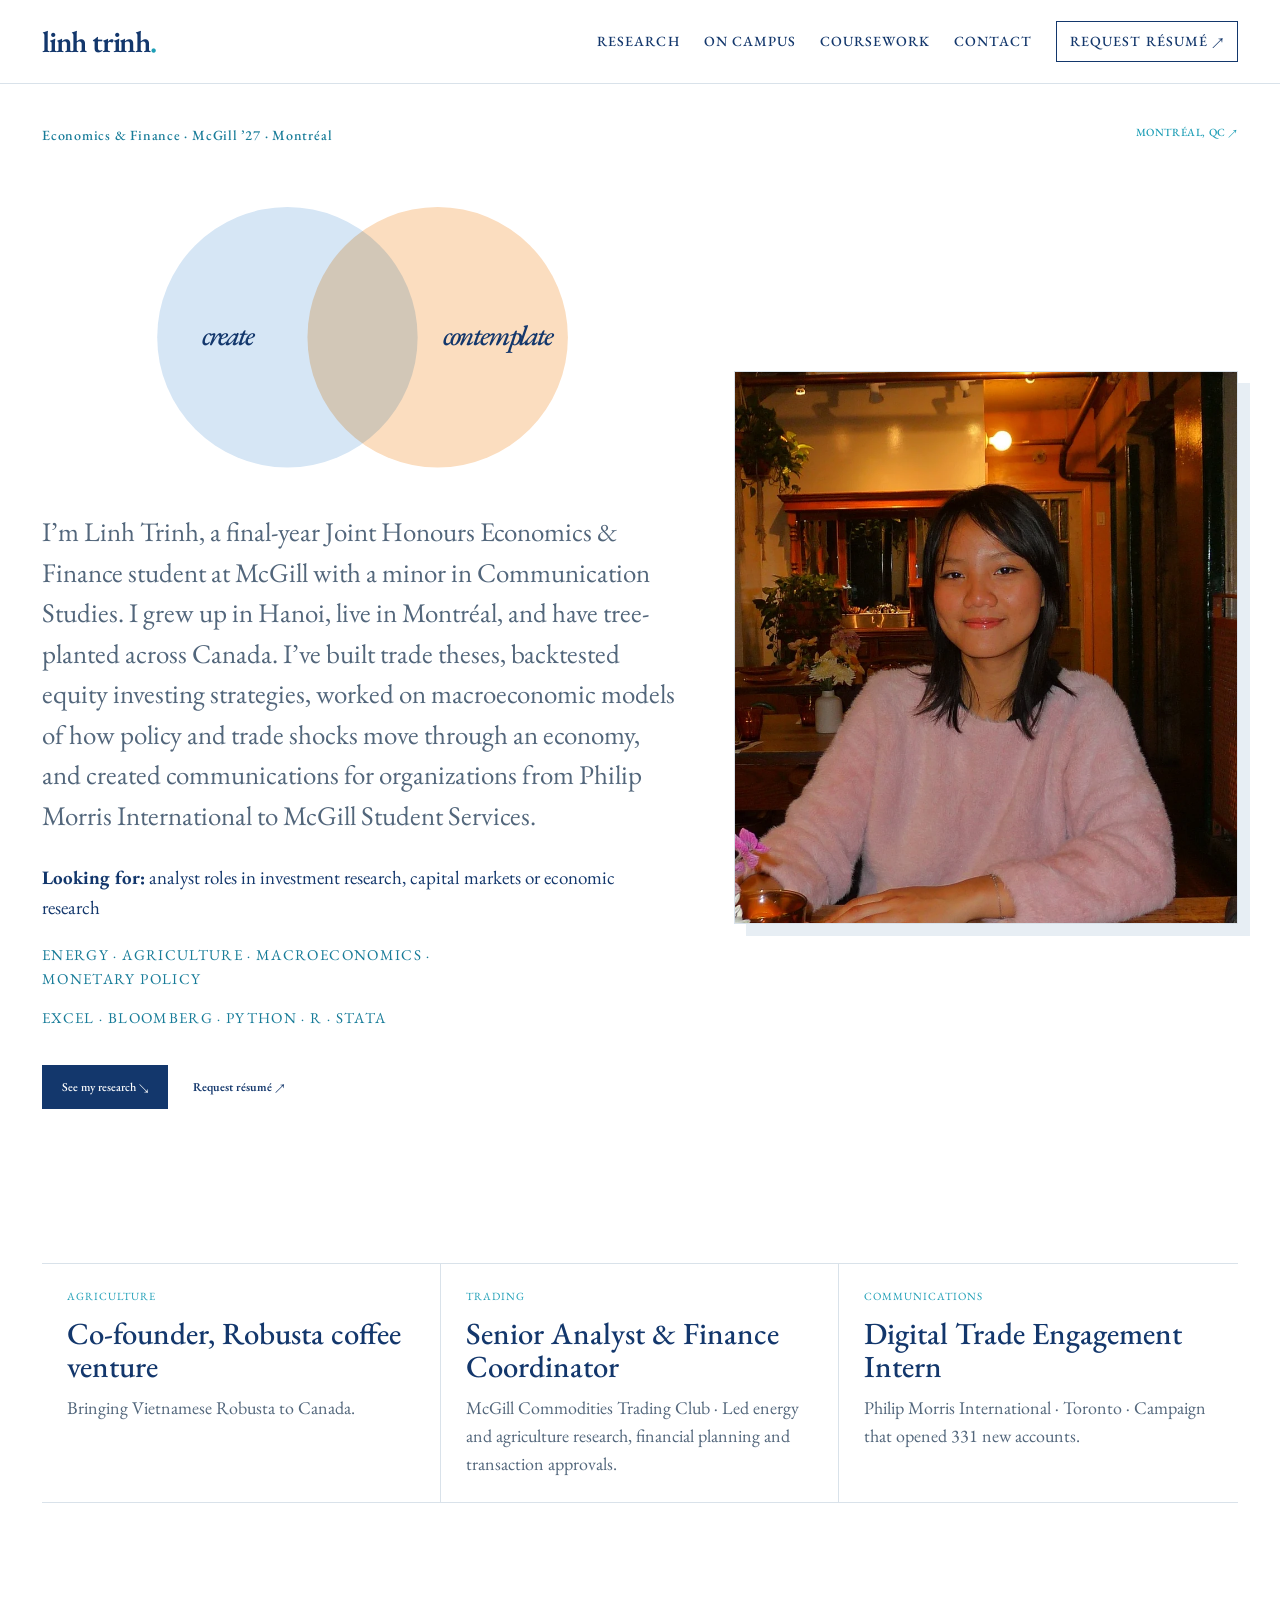
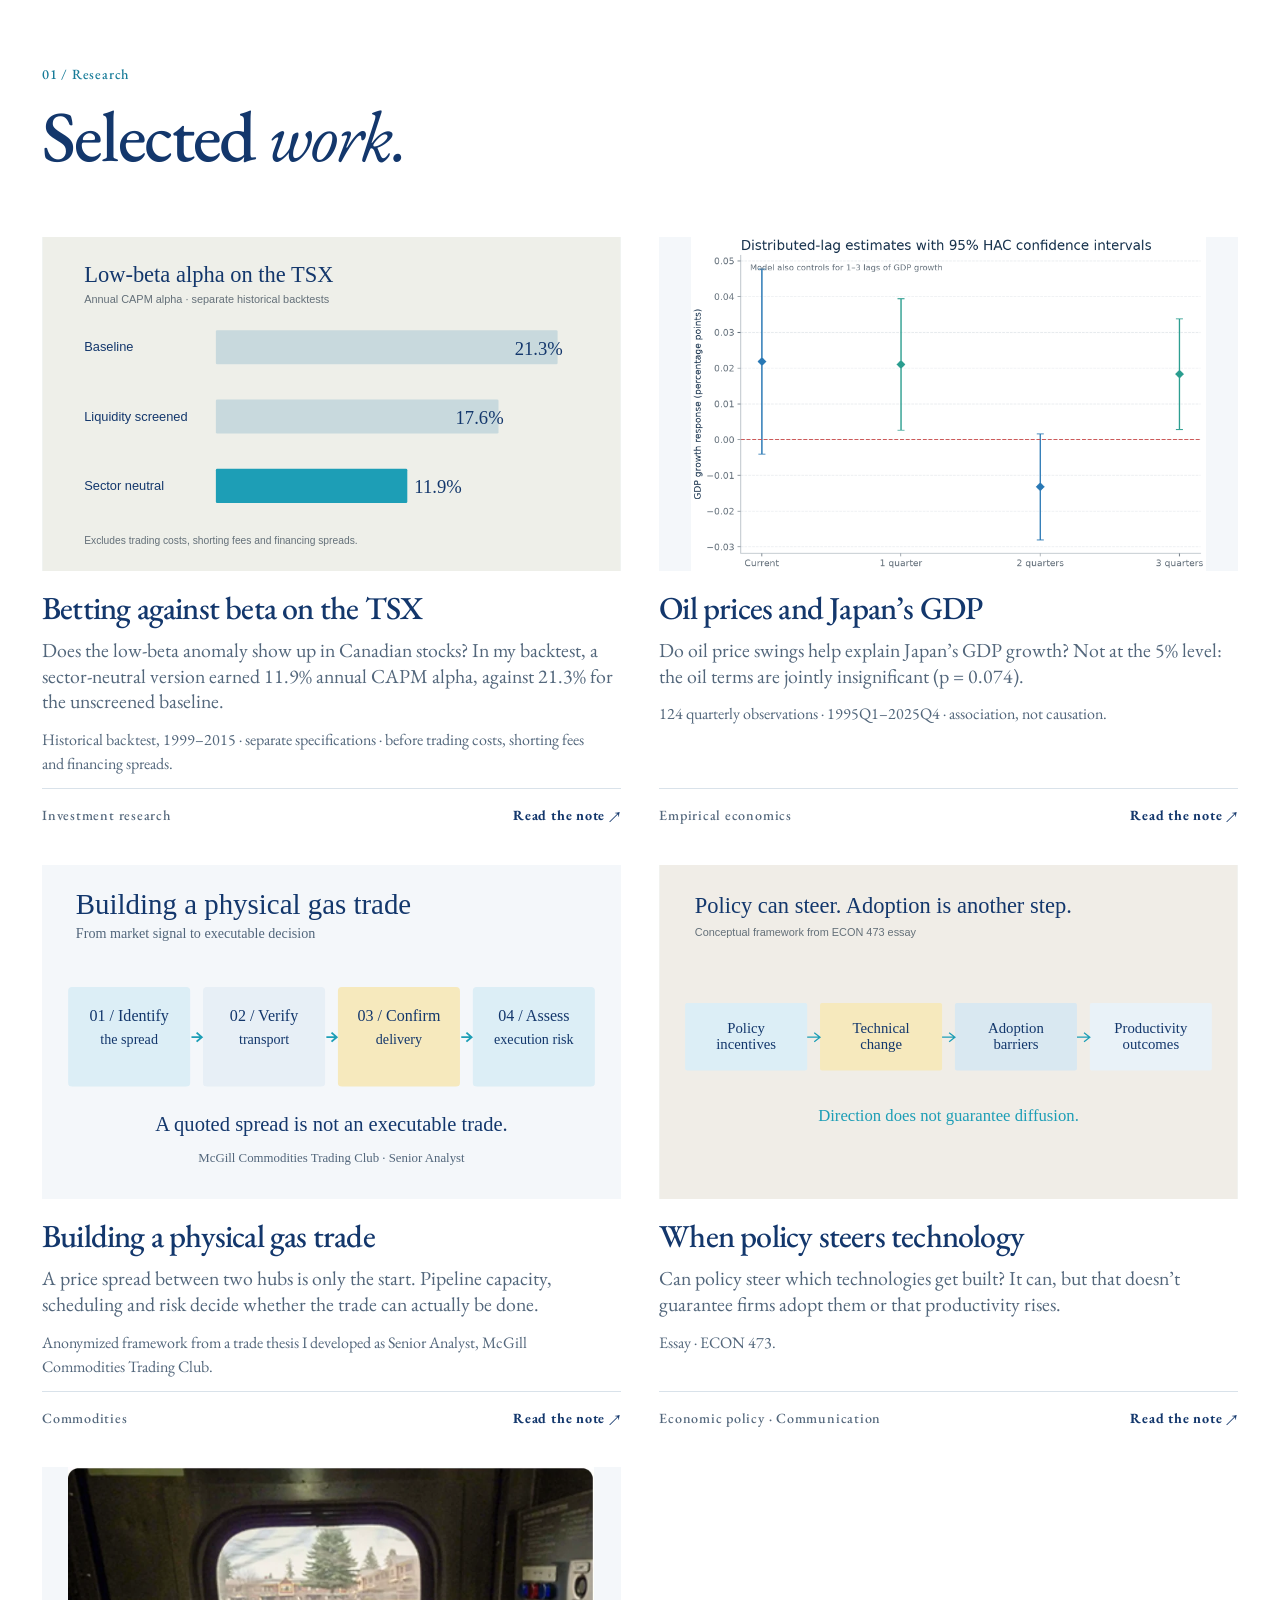
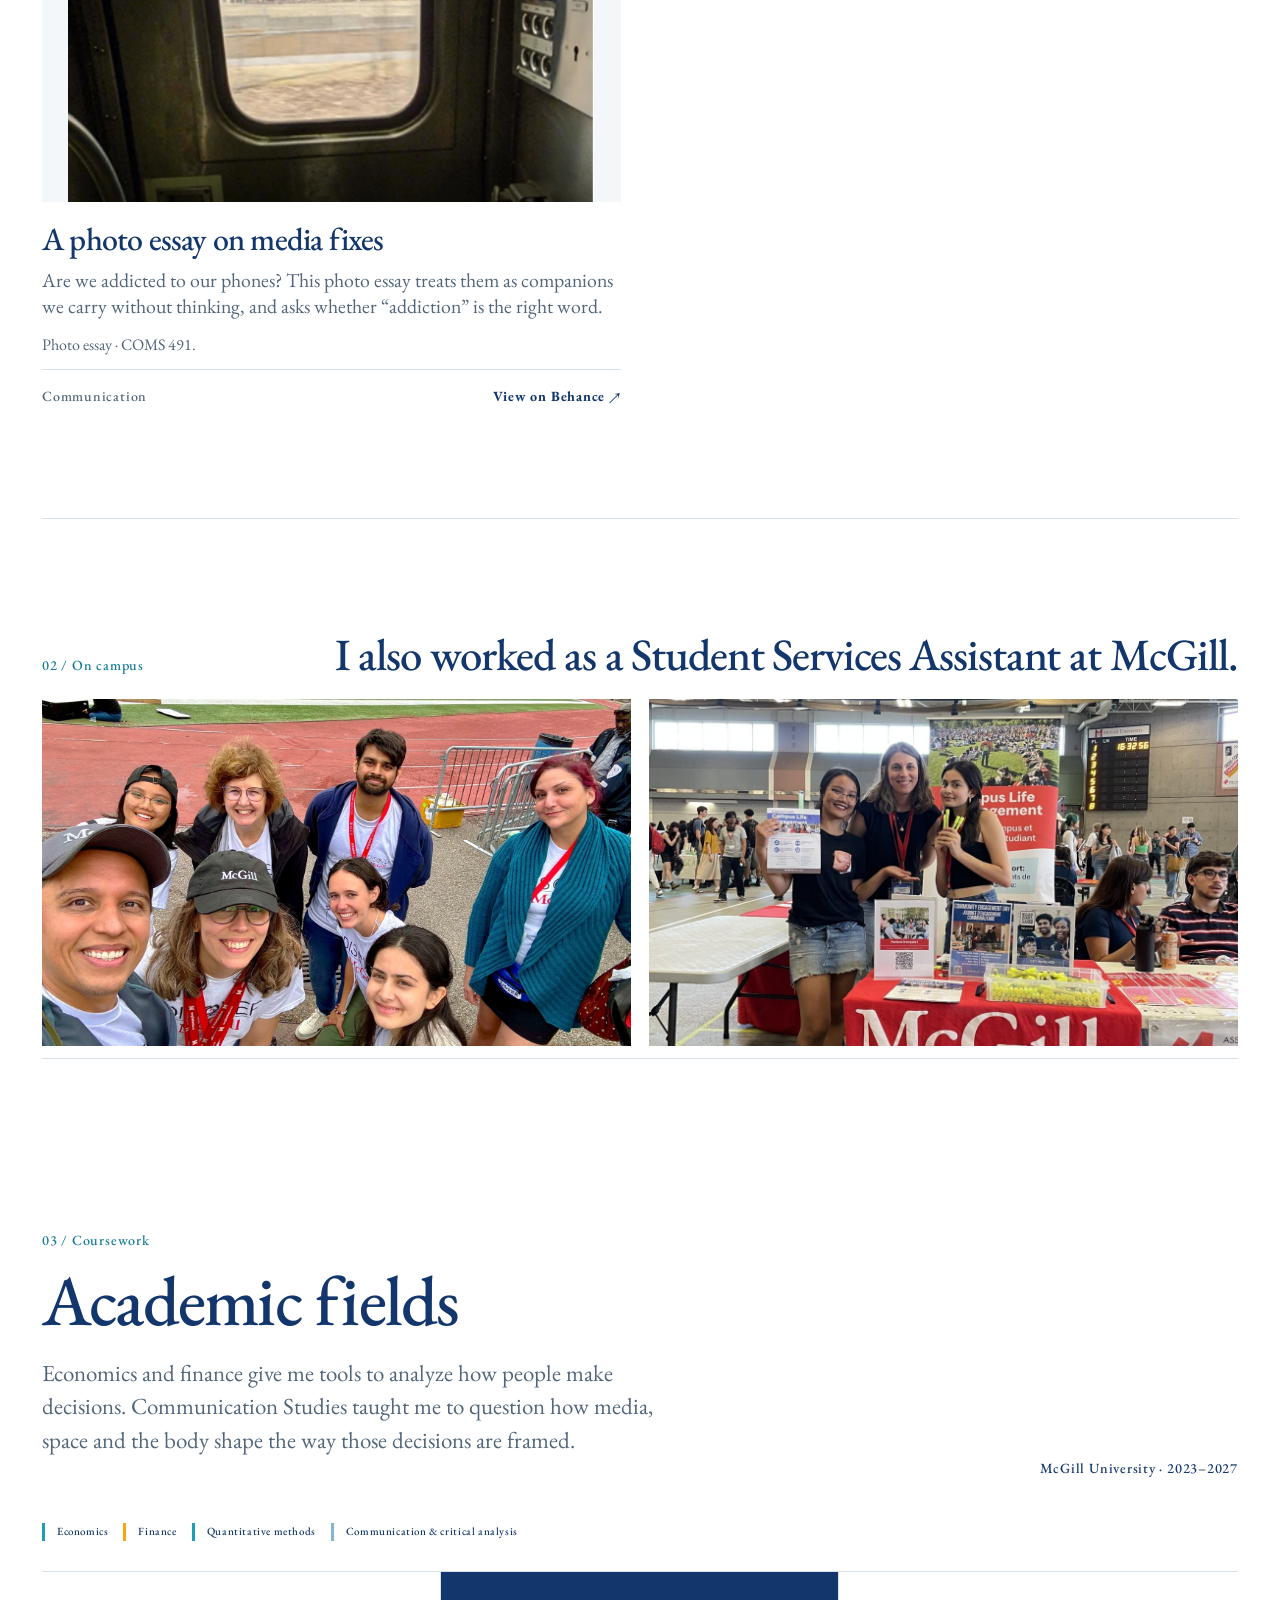
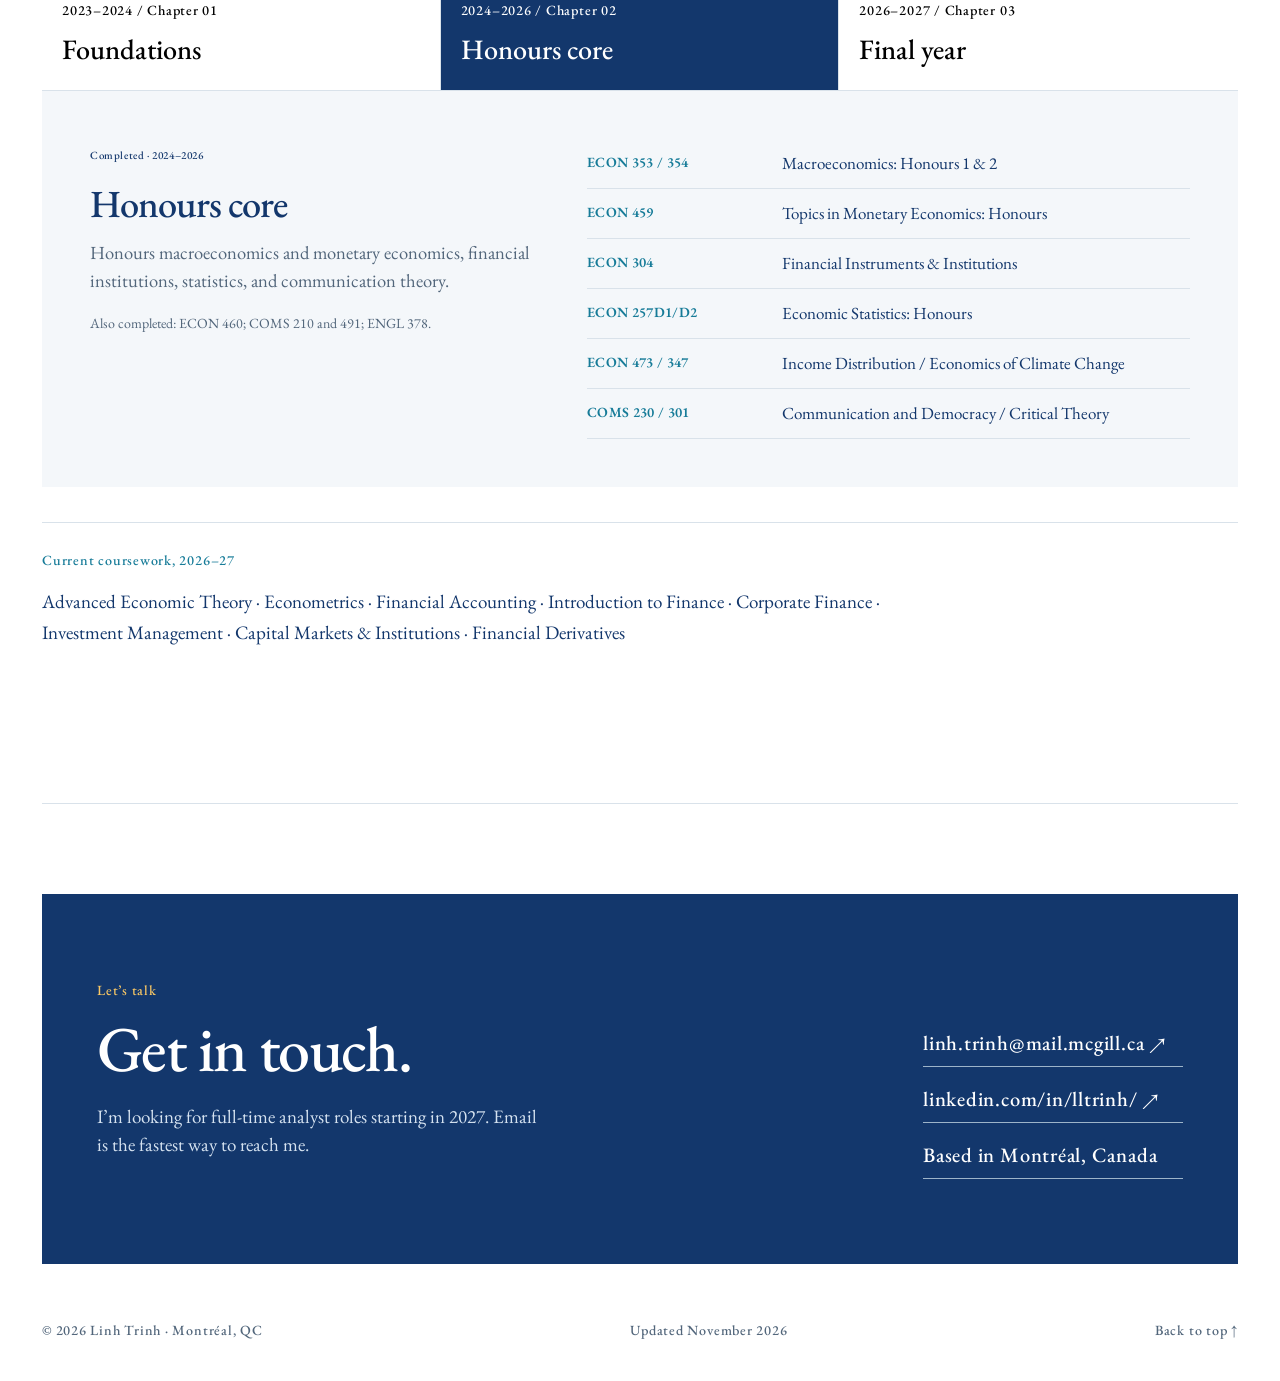
<file: index.html>
<!DOCTYPE html>

<html lang="en"><head><link href="https://fonts.googleapis.com" rel="preconnect"/><link crossorigin="" href="https://fonts.gstatic.com" rel="preconnect"/><link href="https://fonts.googleapis.com/css2?family=EB+Garamond:ital,wght@0,400;0,500;0,600;0,700;1,400;1,500;1,600&amp;display=swap" rel="stylesheet"/><meta charset="utf-8"/><meta content="width=device-width,initial-scale=1" name="viewport"/><title>Linh Trinh · Economics &amp; Finance, McGill</title><meta content="Linh Trinh, Joint Honours Economics &amp; Finance at McGill. Research notes on energy markets, equity factors, macroeconomics and media." name="description"/><meta content="#ffffff" name="theme-color"/><meta content="Linh Trinh · Economics &amp; Finance, McGill" property="og:title"/><meta content="Linh Trinh, Joint Honours Economics &amp; Finance at McGill. Research notes on energy markets, equity factors, macroeconomics and media." property="og:description"/><meta content="website" property="og:type"/><link href="assets/favicon.svg" rel="icon" type="image/svg+xml"/><link href="style.css" rel="stylesheet"/><script defer="" src="app.js"></script></head><body><a class="skip" href="#main">Skip to content</a><header class="site-header"><nav aria-label="Main navigation" class="wrap nav"><a aria-label="Linh Trinh home" class="wordmark" href="./">linh trinh<span></span></a><button aria-controls="navlinks" aria-expanded="false" class="menu-toggle">Menu +</button><div class="navlinks" id="navlinks"><a href="#research">Research</a><a href="#people">On campus</a><a href="#coursework">Coursework</a><a href="#contact">Contact</a><a class="nav-resume" href="mailto:linh.trinh@mail.mcgill.ca?subject=Resume%20request">Request résumé ↗</a></div></nav></header><main id="main"><section aria-labelledby="hero-title" class="wrap hero"><div class="hero-topline"><span class="eyebrow">Economics &amp; Finance · McGill ’27 · Montréal</span><span class="place">MONTRÉAL, QC ↗</span></div><div class="hero-grid"><div><h1 id="hero-title" class="hero-venn"><span class="sr-only">Linh Trinh: create and contemplate</span><svg aria-hidden="true" viewBox="0 0 640 300" xmlns="http://www.w3.org/2000/svg"><circle cx="245" cy="150" r="130" fill="#D6E6F5"/><circle cx="395" cy="150" r="130" fill="#FBDDBF" style="mix-blend-mode:multiply"/><text x="185" y="158" text-anchor="middle">create</text><text x="455" y="158" text-anchor="middle">contemplate</text></svg></h1><p class="hero-copy">I’m Linh Trinh, a final-year Joint Honours Economics &amp; Finance student at McGill with a minor in Communication Studies. I grew up in Hanoi, live in Montréal, and have tree-planted across Canada. I’ve built trade theses, backtested equity investing strategies, worked on macroeconomic models of how policy and trade shocks move through an economy, and created communications for organizations from Philip Morris International to McGill Student Services.</p><p class="hero-target"><strong>Looking for:</strong> analyst roles in investment research, capital markets or economic research</p><p class="hero-focus">Energy · Agriculture · Macroeconomics · Monetary policy</p><p class="hero-focus">Excel · Bloomberg · Python · R · Stata</p><div class="hero-actions"><a class="button" href="#research">See my research ↘</a><a class="text-link" href="mailto:linh.trinh@mail.mcgill.ca?subject=Resume%20request">Request résumé ↗</a></div></div><div aria-label="Portrait photograph of Linh Trinh" class="hero-right"><img alt="Linh Trinh seated in a warmly lit café" decoding="async" loading="eager" src="assets/linh-portrait.webp"/></div></div></section><section aria-label="Selected highlights" class="wrap proof-strip"><div><span class="proof-label">Agriculture</span><strong>Co-founder, Robusta coffee venture</strong><span>Bringing Vietnamese Robusta to Canada.</span></div><div><span class="proof-label">Trading</span><strong>Senior Analyst &amp; Finance Coordinator</strong><span>McGill Commodities Trading Club · Led energy and agriculture research, financial planning and transaction approvals.</span></div><div><span class="proof-label">Communications</span><strong>Digital Trade Engagement Intern</strong><span>Philip Morris International · Toronto · Campaign that opened 331 new accounts.</span></div></section>
<section aria-labelledby="research-title" class="wrap section" id="research"><div class="section-heading"><div><p class="section-number">01 / Research</p><h2 id="research-title">Selected <em>work.</em></h2></div></div><div class="research-grid"><article class="research-card"><div class="card-art art-beta"><img alt="Betting against beta on the TSX — visual research summary" loading="lazy" src="assets/beta-summary.svg"/></div><div class="card-body"><h3>Betting against beta on the TSX</h3><p>Does the low-beta anomaly show up in Canadian stocks? In my backtest, a sector-neutral version earned 11.9% annual CAPM alpha, against 21.3% for the unscreened baseline.</p><p class="card-disclaimer">Historical backtest, 1999–2015 · separate specifications · before trading costs, shorting fees and financing spreads.</p><div class="card-bottom"><span>Investment research</span><a aria-label="Read the note: Betting against beta on the TSX" href="research/betting-against-beta.html">Read the note ↗</a></div></div></article><article class="research-card"><div class="card-art art-oil"><img alt="Oil prices, meet Japan’s GDP — visual research summary" loading="lazy" src="assets/oil-lag-coefficients.png"/></div><div class="card-body"><h3>Oil prices and Japan’s GDP</h3><p>Do oil price swings help explain Japan’s GDP growth? Not at the 5% level: the oil terms are jointly insignificant (p = 0.074).</p><p class="card-disclaimer">124 quarterly observations · 1995Q1–2025Q4 · association, not causation.</p><div class="card-bottom"><span>Empirical economics</span><a aria-label="Read the note: Oil prices and Japan’s GDP" href="research/oil-and-japan.html">Read the note ↗</a></div></div></article><article class="research-card"><div class="card-art art-gas"><img alt="Anonymized workflow for evaluating a physical natural gas trade, without disclosing trading locations" loading="lazy" src="assets/gas-summary.svg"/></div><div class="card-body"><h3>Building a physical gas trade</h3><p>A price spread between two hubs is only the start. Pipeline capacity, scheduling and risk decide whether the trade can actually be done.</p><p class="card-disclaimer">Anonymized framework from a trade thesis I developed as Senior Analyst, McGill Commodities Trading Club.</p><div class="card-bottom"><span>Commodities</span><a aria-label="Read the note: Building a physical gas trade" href="research/natural-gas.html">Read the note ↗</a></div></div></article><article class="research-card"><div class="card-art art-policy"><img alt="When policy steers technology — visual research summary" loading="lazy" src="assets/policy-summary.svg"/></div><div class="card-body"><h3>When policy steers technology</h3><p>Can policy steer which technologies get built? It can, but that doesn’t guarantee firms adopt them or that productivity rises.</p><p class="card-disclaimer">Essay · ECON 473.</p><div class="card-bottom"><span>Economic policy · Communication</span><a aria-label="Read the note: When policy steers technology" href="research/policy-and-technology.html">Read the note ↗</a></div></div></article><article class="research-card"><div class="card-art art-photo"><img alt="A photo essay on media fixes — cover image" loading="lazy" onerror="this.style.display='none';this.nextElementSibling.style.display='flex'" src="assets/photo-essay.webp"/><span class="photo-fallback">Add photo-essay.jpg</span></div><div class="card-body"><h3>A photo essay on media fixes</h3><p>Are we addicted to our phones? This photo essay treats them as companions we carry without thinking, and asks whether “addiction” is the right word.</p><p class="card-disclaimer">Photo essay · COMS 491.</p><div class="card-bottom"><span>Communication</span><a aria-label="View on Behance: A photo essay on media fixes" href="https://www.behance.net/gallery/247799191/a-photo-essay-on-media-fixes" rel="noopener noreferrer" target="_blank">View on Behance ↗</a></div></div></article></div></section><section aria-label="Working with people" class="wrap people-section" id="people"><div class="people-heading"><span class="section-number">02 / On campus</span><h2>I also worked as a Student Services Assistant at McGill.</h2></div><div aria-label="Collaborative work photo gallery" class="people-photos"><figure class="photo-slot"><img alt="Group photo at a McGill outdoor community event" loading="lazy" onerror="this.style.display='none';this.nextElementSibling.style.display='flex'" src="assets/CLE_1.jpg"/><span class="photo-fallback">Add CLE_1.jpg</span><figcaption>With program directors at McGill Orientation, 2025–26</figcaption></figure><figure class="photo-slot"><img alt="Team at a McGill campus life engagement booth" loading="lazy" onerror="this.style.display='none';this.nextElementSibling.style.display='flex'" src="assets/CLE_2.jpg"/><span class="photo-fallback">Add CLE_2.jpg</span><figcaption>At the McGill Student Services booth, campus fair, 2025–26</figcaption></figure></div></section>
<section aria-labelledby="journey-title" class="wrap section journey" id="coursework"><div class="section-heading"><div><p class="section-number">03 / Coursework</p><h2 id="journey-title">Academic fields</h2><p class="section-intro">Economics and finance give me tools to analyze how people make decisions. Communication Studies taught me to question how media, space and the body shape the way those decisions are framed.</p></div><span class="mono">McGill University · 2023–2027</span></div><div aria-label="Four subject categories" class="legend"><span>Economics</span><span>Finance</span><span>Quantitative methods</span><span>Communication &amp; critical analysis</span></div><div aria-label="Academic stages" class="timeline-tabs" role="tablist"><button aria-controls="stage-panel" aria-selected="false" class="stage-tab" data-stage="0" id="stage-0" role="tab" tabindex="-1"><span class="mono">2023–2024 / Chapter 01</span><strong>Foundations</strong></button><button aria-controls="stage-panel" aria-selected="true" class="stage-tab" data-stage="1" id="stage-1" role="tab" tabindex="0"><span class="mono">2024–2026 / Chapter 02</span><strong>Honours core</strong></button><button aria-controls="stage-panel" aria-selected="false" class="stage-tab" data-stage="2" id="stage-2" role="tab" tabindex="-1"><span class="mono">2026–2027 / Chapter 03</span><strong>Final year</strong></button></div><div aria-labelledby="stage-1" class="stage-panel" id="stage-panel" role="tabpanel" tabindex="0"></div><div class="current-coursework"><p class="section-number">Current coursework, 2026–27</p><p>Advanced Economic Theory · Econometrics · Financial Accounting · Introduction to Finance · Corporate Finance · Investment Management · Capital Markets &amp; Institutions · Financial Derivatives</p></div></section>
<section aria-labelledby="contact-title" class="wrap contact" id="contact"><p class="section-number">Let’s talk</p><div class="contact-grid"><div><h2 id="contact-title">Get in touch.</h2><p>I’m looking for full-time analyst roles starting in 2027. Email is the fastest way to reach me.</p></div><div class="contact-links"><a href="mailto:linh.trinh@mail.mcgill.ca">linh.trinh@mail.mcgill.ca ↗</a><a href="https://www.linkedin.com/in/lltrinh/" rel="noopener noreferrer" target="_blank">linkedin.com/in/lltrinh/ ↗</a><span class="location-note">Based in Montréal, Canada</span></div></div></section></main><footer class="wrap footer"><span>© 2026 Linh Trinh · Montréal, QC</span><span>Updated November 2026</span><a href="#main">Back to top ↑</a></footer></body></html>
</file>
<file: style.css>
@import url('https://fonts.googleapis.com/css2?family=DM+Mono:wght@400;500&family=DM+Sans:wght@400;500;600;700&family=EB+Garamond:ital,wght@0,400;0,500;0,600;0,700;1,400;1,500&display=swap');
:root{--paper:#ffffff;--ink:#13376c;--rust:#1d9eb6;--muted:#52667b;--line:#d9e2ea;--serif:'EB Garamond',Georgia,serif;--sans:'DM Sans',Arial,sans-serif;--mono:'DM Mono',monospace}*{box-sizing:border-box}html{scroll-behavior:smooth}body{margin:0;background:var(--paper);color:var(--ink);font:19px/1.5 var(--serif)}a{color:inherit}button{font:inherit}button,a{ -webkit-tap-highlight-color:transparent}a:focus-visible,button:focus-visible{outline:3px solid var(--rust);outline-offset:4px}h1,h2,h3,p{margin-top:0}h1,h2,h3{font-family:var(--serif);font-weight:500;line-height:1.04;letter-spacing:-.025em}h1{font-size:clamp(4.2rem,8vw,8.8rem);margin-bottom:25px}h2{font-size:clamp(3rem,5.6vw,5.8rem);margin-bottom:20px}h3{font-size:clamp(1.65rem,2.6vw,2.45rem)}em{font-weight:400}p{max-width:68ch}.wrap{width:min(1250px,calc(100% - 84px));margin-inline:auto}.skip,.sr-only{position:absolute;width:1px;height:1px;overflow:hidden;clip:rect(0,0,0,0);white-space:nowrap}.skip:focus{position:fixed;top:10px;left:10px;width:auto;height:auto;clip:auto;z-index:100;background:white;padding:10px}.site-header{border-bottom:1px solid var(--line);position:relative;z-index:10;background:var(--paper)}.nav{display:flex;justify-content:space-between;align-items:center;min-height:83px;gap:20px}.wordmark{text-decoration:none;font:600 30px var(--serif);letter-spacing:-.04em;white-space:nowrap}.wordmark span:after{content:'.';color:var(--rust)}.navlinks{display:flex;align-items:center;gap:24px}.navlinks a,.menu-toggle,.nav-resume{font:500 11px/1.4 var(--sans);text-decoration:none;letter-spacing:.075em;text-transform:uppercase}.navlinks a:hover,.text-link:hover,.card-bottom a:hover{color:var(--rust)}.nav-resume{border:1px solid var(--ink);padding:10px 13px}.menu-toggle{display:none;border:0;background:none;cursor:pointer}.hero{padding-top:40px}.hero-topline,.subject-strip,.sheet-head,.sheet-foot,.card-bottom,.section-heading,.contact-grid,.footer{display:flex;justify-content:space-between;gap:25px}.hero-topline,.subject-strip,.eyebrow,.place,.section-number,.mono,.margin-note,.annotation,.sheet-head,.sheet-foot,.card-number,.tag,.card-bottom,.filter,.status,.course-code,.legend,.experience-item time,.role,.interest-list,.contact-links,.footer,.small{font:500 11px/1.6 var(--sans);letter-spacing:.055em}.eyebrow,.place,.section-number,.tag{color:var(--rust)}.live-dot{display:inline-block;width:7px;height:7px;border-radius:50%;background:var(--rust);margin-right:7px}.hero-grid{display:grid;grid-template-columns:1.1fr .9fr;gap:6%;align-items:center;min-height:620px;padding:40px 0 65px}.hero-copy{font-size:clamp(21px,2.3vw,27px);max-width:520px;color:var(--muted)}.hero-copy strong{color:var(--ink);font-weight:600}.hero-actions{display:flex;gap:25px;align-items:center;flex-wrap:wrap;margin-top:35px}.button{display:inline-flex;align-items:center;gap:25px;padding:13px 19px;background:var(--ink);color:white;text-decoration:none;font:500 12px var(--sans);border:1px solid var(--ink)}.button:hover{background:var(--rust);border-color:var(--rust)}.text-link{font:600 12px var(--sans);text-decoration:none}.hero-art{position:relative;min-height:480px;padding:65px 15px 20px}.graph-paper{position:absolute;inset:10px 0;background-image:linear-gradient(#13376c10 1px,transparent 1px),linear-gradient(90deg,#13376c10 1px,transparent 1px);background-size:24px 24px;transform:rotate(-2deg)}.field-sheet{position:relative;background:#f4f7fa;border:1px solid var(--ink);box-shadow:14px 16px 0 #d9e2ea;padding:25px 25px 10px;transform:rotate(2deg)}.field-sheet h2{font-size:clamp(2.5rem,4vw,4.8rem);margin:28px 0 12px}.field-sheet h2 sup{color:var(--rust)}.field-sheet svg{width:100%;height:auto}.sheet-foot{margin-top:12px;border-top:1px solid var(--line);padding-top:12px;font-size:9px}.annotation{position:absolute;top:13px;left:3%;color:var(--rust);transform:rotate(-7deg)}.circle-note{position:absolute;bottom:0;right:-16px;width:105px;height:105px;border:1px solid var(--rust);border-radius:50%;display:grid;place-items:center;text-align:center;transform:rotate(12deg);font:italic 16px/1.1 var(--serif);background:var(--paper)}.star{position:absolute;top:26px;right:10px;color:var(--rust);font-size:35px}.subject-strip{border-top:1px solid var(--line);border-bottom:1px solid var(--line);padding:18px 0;flex-wrap:wrap;text-transform:uppercase;color:var(--muted)}.section{padding-top:120px;padding-bottom:110px;border-bottom:1px solid var(--line);scroll-margin-top:40px}.section-heading{align-items:end;margin-bottom:43px}.section-intro{font-size:23px;color:var(--muted)}.margin-note{font-style:italic;transform:rotate(-5deg);color:var(--rust);align-self:center}.filters{display:flex;gap:10px;flex-wrap:wrap;margin:0 0 30px}.filter{border:1px solid var(--line);background:transparent;padding:9px 13px;cursor:pointer;color:var(--ink)}.filter[aria-pressed=true],.filter:hover{background:var(--ink);border-color:var(--ink);color:white}.filter span{opacity:.6}.research-grid{display:grid;grid-template-columns:repeat(2,minmax(0,1fr));gap:35px 25px}.research-card{border-top:1px solid var(--ink);padding-top:12px}.research-card[hidden]{display:none}.card-art{height:225px;padding:14px 18px;background:#e9f1f6;display:flex;flex-direction:column;justify-content:space-between;overflow:hidden}.card-art svg{width:100%;height:160px}.art-beta{background:#e5f1f7}.art-oil{background:#e9f3f5}.art-gas{background:#edf2f7}.art-policy{background:#f3f5f8}.card-body{padding:22px 3px}.card-body h3{margin:12px 0}.card-body p{color:var(--muted);font-size:19px}.card-bottom{border-top:1px solid var(--line);padding-top:15px;align-items:center;color:var(--muted)}.card-bottom a{text-decoration:none;color:var(--ink);font-weight:700}.journey .legend{display:flex;flex-wrap:wrap;gap:15px;margin-bottom:30px}.legend span{padding-left:12px;border-left:3px solid var(--rust)}.legend span:nth-child(2){border-color:#f8a60d}.legend span:nth-child(3){border-color:#1d9eb6}.legend span:nth-child(4){border-color:#86b6d3}.timeline-tabs{display:grid;grid-template-columns:repeat(3,1fr);border-top:1px solid var(--line);border-bottom:1px solid var(--line)}.stage-tab{text-align:left;border:0;border-right:1px solid var(--line);background:transparent;padding:25px 20px;cursor:pointer}.stage-tab:last-child{border-right:0}.stage-tab strong{display:block;font:500 27px/1.05 var(--serif);margin-top:12px}.stage-tab[aria-selected=true]{background:var(--ink);color:white}.stage-panel{display:grid;grid-template-columns:.9fr 1.1fr;gap:55px;padding:50px 20px;background:#f4f7fa;min-height:340px}.stage-panel h3{font-size:42px;margin:15px 0}.stage-panel p{color:var(--muted)}.course-list{list-style:none;margin:0;padding:0}.course-list li{display:grid;grid-template-columns:125px 1fr;gap:15px;padding:12px 0;border-bottom:1px solid var(--line);font-size:17px}.course-code{color:var(--rust)}.network-block{display:grid;grid-template-columns:1fr 1fr;gap:40px;align-items:center;margin-top:75px}.network{position:relative;aspect-ratio:500/310}.network svg{position:absolute;inset:0;width:100%;height:100%}.node{position:absolute;width:32%;height:27%;border-radius:50%;border:1px solid var(--ink);background:#e5e8e2;cursor:pointer;font:500 clamp(13px,1.6vw,20px) var(--serif);line-height:1.1}.node:nth-of-type(1){left:9%;top:12%;background:#dceef6}.node:nth-of-type(2){right:9%;top:12%;background:#f6e9bd}.node:nth-of-type(3){left:9%;bottom:10%;background:#e9f2f8}.node:nth-of-type(4){right:9%;bottom:10%;background:#d9e8f1}.node[aria-pressed=true]{outline:3px solid var(--rust);outline-offset:3px}.network-detail{border-top:1px solid var(--ink);padding-top:22px}.network-detail h3{font-size:38px;margin:18px 0}.network-detail p{font-size:19px}.network-detail .small{font-size:12px;color:var(--muted)}.about-title{display:flex;justify-content:space-between}.asterisk{font-size:100px;color:var(--rust)}.about-copy{max-width:760px;margin-left:auto;font-size:25px}.about-copy p:first-child{font-size:34px}.interest-list{display:flex;flex-wrap:wrap;gap:9px;margin-top:28px}.interest-list span{border:1px solid var(--line);padding:9px 12px}.experience-list{border-top:1px solid var(--ink)}.experience-item{display:grid;grid-template-columns:170px 1fr 1.3fr;gap:25px;padding:26px 0;border-bottom:1px solid var(--line)}.experience-item h3{font-size:28px;margin-bottom:7px}.experience-item .description{font-size:18px;color:var(--muted)}.role{color:var(--rust)}.contact{background:var(--ink);color:white;padding:85px 55px;margin-top:90px;margin-bottom:55px;scroll-margin-top:25px}.contact .section-number{color:#f8c765}.contact-grid{align-items:end}.contact h2{font-size:clamp(3rem,5vw,5rem)}.contact p{color:#d5e2f0}.contact-links{display:flex;flex-direction:column;gap:18px;min-width:260px}.contact-links a{color:white;text-decoration:none;border-bottom:1px solid #9db4c9;padding-bottom:8px}.footer{padding-bottom:40px;flex-wrap:wrap;color:var(--muted)}.footer a{text-decoration:none}.project-hero{padding-top:90px;padding-bottom:100px;min-height:60vh}.project-hero h1{font-size:clamp(4rem,8vw,7rem)}.project-hero>p{font-size:24px;color:var(--muted)}.project-layout{display:grid;grid-template-columns:1.5fr .7fr;gap:65px;margin:50px 0 100px}.project-layout h2{font-size:40px}.project-layout p,.project-layout li{font-size:21px}.project-sidebar{border-top:1px solid var(--ink);padding-top:20px}.project-sidebar p{font-size:16px}.notice{padding:20px;border-left:3px solid var(--rust);background:#eeeae3}.project-hero .section-number{font-size:12px}
@media(max-width:900px){.wrap{width:min(100% - 42px,1250px)}.navlinks{gap:12px}.navlinks a{font-size:10px}.hero-grid{gap:25px;min-height:0}.hero-art{min-height:370px}.section{padding-top:85px;padding-bottom:75px}.experience-item{grid-template-columns:120px 1fr}.experience-item .description{grid-column:2}.network-block{gap:15px}}@media(max-width:680px){body{font-size:18px}.wrap{width:calc(100% - 36px)}.nav{min-height:66px}.menu-toggle{display:block}.navlinks{display:none;position:absolute;top:66px;left:0;right:0;padding:25px 18px;background:var(--paper);border-bottom:1px solid var(--line);flex-direction:column;align-items:stretch;gap:20px}.navlinks.open{display:flex}.navlinks a{font-size:12px}.hero-topline{align-items:center}.place{display:none}.hero-grid,.stage-panel,.network-block,.project-layout{grid-template-columns:1fr}.hero-grid{padding:50px 0 25px}.hero-art{min-height:0;padding:35px 15px 45px}.circle-note{right:0}.subject-strip{gap:7px;flex-direction:column}.section{padding:72px 0}.section-heading{display:block}.margin-note{display:none}.research-grid{grid-template-columns:1fr;gap:20px}.card-art{height:190px}.timeline-tabs{grid-template-columns:1fr}.stage-tab{border-right:0;border-bottom:1px solid var(--line);padding:18px}.stage-tab strong{font-size:23px}.stage-panel{padding:25px 18px;gap:10px}.course-list li{grid-template-columns:100px 1fr}.network-block{gap:20px}.network{max-width:460px;width:100%;margin:auto}.node{font-size:15px}.about-copy{font-size:20px}.about-copy p:first-child{font-size:28px}.asterisk{font-size:50px}.experience-item{grid-template-columns:1fr;gap:4px}.experience-item .description{grid-column:1}.contact{padding:40px 25px;margin-top:55px}.contact-grid{display:block}.contact-links{margin-top:30px}.footer{gap:10px;flex-direction:column}h1{font-size:clamp(3.7rem,15vw,6rem)}h2{font-size:clamp(2.7rem,11vw,4.5rem)}}@media(prefers-reduced-motion:reduce){html{scroll-behavior:auto}*,*:before,*:after{animation-duration:.01ms!important;transition-duration:.01ms!important}}

/* Visual-first 2026 refresh */
.hero-grid{grid-template-columns:1.05fr .95fr;min-height:540px}.hero-visual{min-height:0;display:flex;align-items:center;justify-content:center;padding:25px;background:#f4f7fa;border:1px solid var(--line)}.hero-network{display:block;width:100%;max-width:550px;filter:drop-shadow(0 8px 15px #13376c12)}.hero-copy{max-width:530px}.people-section{padding:62px 0 12px;border-bottom:1px solid var(--line)}.people-heading{display:flex;justify-content:space-between;align-items:baseline;gap:20px}.people-heading h2{font-size:clamp(2rem,3.5vw,3.7rem);margin:0 0 22px}.people-photos{display:grid;grid-template-columns:1fr 1fr;gap:18px}.photo-slot{position:relative;margin:0;background:#e8eef4;aspect-ratio:1.7;overflow:hidden}.photo-slot img{width:100%;height:100%;object-fit:cover;display:block;transition:transform .6s}.photo-slot:hover img{transform:scale(1.04)}.photo-fallback{display:none;position:absolute;inset:0;align-items:center;justify-content:center;color:#71777a;font:500 12px var(--sans);letter-spacing:.06em;border:1px dashed #c0c0b8}.research-grid{gap:45px 24px}.research-card{border-top:0;padding-top:0}.card-art{height:clamp(240px,28vw,345px);padding:22px}.card-art svg{height:80%;max-height:none}.card-body{padding:17px 0}.card-body h3{font-size:clamp(2rem,3vw,3rem);margin:7px 0 9px}.card-body p{font-size:18px;margin-bottom:17px}.card-bottom{font-size:11px}.about{padding-bottom:70px}.about-title{align-items:center}.team-line{font-size:clamp(2rem,3.6vw,4.1rem)!important;line-height:1.1;max-width:670px}.location-note{color:#d5e2f0;padding:9px 0;font:500 13px var(--sans)}.network-detail .small{font-size:14px}.section-heading .margin-note{display:none}.section-heading h2{max-width:850px}.research-card:hover .card-art svg{transform:scale(1.025)}.card-art svg{transition:transform .5s ease}@media(max-width:680px){.hero-grid{grid-template-columns:1fr;min-height:0}.hero-visual{padding:15px}.people-heading{display:block}.people-photos{grid-template-columns:1fr;gap:10px}.photo-slot{aspect-ratio:1.6}.card-art{height:230px}.about-title h2{font-size:clamp(3rem,11vw,5rem)}}

.project-feature{height:clamp(280px,40vw,550px);margin-bottom:40px}.project-feature svg{height:85%}.project-hero{padding-bottom:50px}.project-layout{margin-top:35px}.project-layout article{max-width:800px}.project-layout h2{margin-top:30px}

/* November refinements: readable coursework and calm diagram */
.journey .section-heading{display:flex;align-items:end;justify-content:space-between;gap:2rem}
.journey .section-heading h2{font-size:clamp(3rem,5.5vw,5.8rem);line-height:1.02}
.journey .section-intro{max-width:650px;line-height:1.45;margin-top:20px}
.timeline-tabs{gap:0;align-items:stretch}
.stage-tab{min-width:0;padding:24px 20px;line-height:1.35}
.stage-tab strong{font-size:clamp(1.35rem,2.2vw,1.85rem);line-height:1.18}
.stage-panel{grid-template-columns:minmax(0,.85fr) minmax(0,1.15fr);gap:clamp(22px,4vw,55px);padding:clamp(25px,4vw,48px);align-items:start;min-height:0}
.stage-panel>div,.stage-panel .course-list{min-width:0}
.stage-panel h3{font-size:clamp(2rem,3vw,3.2rem);line-height:1.08}
.stage-panel p{font-size:clamp(1.05rem,1.45vw,1.3rem);line-height:1.48}
.course-list li{grid-template-columns:minmax(95px,30%) minmax(0,1fr);gap:14px;align-items:start;line-height:1.35;padding:13px 0;overflow-wrap:anywhere}
.course-code{font:600 12px/1.45 var(--sans);letter-spacing:.025em}
.node[aria-pressed=true]{outline:none;box-shadow:none;border-color:var(--ink)}
.network-detail h3{font-size:clamp(2.2rem,4vw,4rem);line-height:1.1}
.network-detail p{font-size:clamp(1.5rem,2.3vw,2.4rem);line-height:1.28}
.location-note{display:block;font:inherit;color:white;text-decoration:none;border-bottom:1px solid #9db4c9;padding:0 0 8px;font-size:inherit;line-height:inherit}
.contact-links>a,.contact-links>.location-note{font-family:var(--serif);font-size:clamp(17px,1.6vw,21px);line-height:1.35;min-height:38px}
@media(max-width:680px){.journey .section-heading{display:block}.stage-panel{grid-template-columns:1fr;padding:25px 18px}.course-list li{grid-template-columns:minmax(85px,30%) minmax(0,1fr)}.stage-tab{padding:18px}.contact-links>a,.contact-links>.location-note{font-size:19px}}

/* Research-first editorial v3 */
.hero-grid{grid-template-columns:minmax(0,1fr)!important;max-width:980px}.hero{padding-bottom:clamp(40px,7vw,96px)}.hero h1{max-width:950px}.hero-copy{max-width:790px}.hero-target,.hero-focus{font-family:Arial,sans-serif;font-size:clamp(13px,1.2vw,16px);line-height:1.6;color:#13376c;margin-top:12px}.hero-focus{color:#167b98;text-transform:uppercase;letter-spacing:.09em;font-size:12px}.proof-strip{display:grid;grid-template-columns:repeat(3,minmax(0,1fr));border-top:1px solid #d9e2ea;border-bottom:1px solid #d9e2ea;margin-bottom:40px}.proof-strip>div{padding:24px 25px;border-right:1px solid #d9e2ea;display:flex;flex-direction:column;gap:12px}.proof-strip>div:last-child{border-right:0}.proof-strip strong{font-family:'EB Garamond',Georgia,serif;font-size:clamp(25px,2.4vw,39px);font-weight:500;line-height:1.05}.proof-strip span{font-family:Arial,sans-serif;font-size:12px;line-height:1.55;color:#52667b}.people-section{margin-top:50px;margin-bottom:50px}.people-photos figure{margin:0}.people-photos figcaption{font-family:Arial,sans-serif;font-size:12px;line-height:1.5;padding:12px 0;color:#52667b}.current-coursework{border-top:1px solid #d9e2ea;margin-top:35px;padding:26px 0}.current-coursework p:last-child{max-width:900px;font-size:19px;line-height:1.65}.verified-finding{border-left:3px solid #1d9eb6;padding:12px 20px;margin:28px 0;background:#f2f7fa}.verified-finding h3{font-size:27px;margin:0 0 8px}.verified-finding p{line-height:1.55;margin:0}.research-card .card-body>p{min-height:0}.research-card .card-art{min-height:180px}.contact-grid p{max-width:440px}@media(max-width:700px){.proof-strip{grid-template-columns:1fr}.proof-strip>div{border-right:0;border-bottom:1px solid #d9e2ea;padding:18px 0}.proof-strip>div:last-child{border-bottom:0}.hero-grid{display:block!important}.hero-target,.hero-focus{font-size:13px}.people-photos{grid-template-columns:1fr!important}}

/* Visual research gallery: original graphics and one approved figure only */
.research-grid{display:grid;grid-template-columns:repeat(2,minmax(0,1fr));gap:clamp(26px,3vw,48px)}
.research-card{min-width:0;display:flex;flex-direction:column;background:transparent;box-shadow:none}
.research-card .card-art{height:auto!important;aspect-ratio:900/520;min-height:0;overflow:hidden;background:#eaf2f7;padding:0}
.research-card .card-art img{width:100%;height:100%;display:block;object-fit:contain}
.research-card .card-body{display:flex;flex:1;flex-direction:column;padding:20px 0 0}
.research-card .card-body h3{font-family:var(--serif);font-size:clamp(28px,2.5vw,39px);line-height:1.08;margin:0 0 12px}
.research-card .card-body>p{font-family:var(--serif);font-size:clamp(19px,1.55vw,24px);line-height:1.3;margin:0 0 13px}
.research-card .card-bottom{margin-top:auto}
.card-disclaimer{font:12px/1.5 var(--sans)!important;color:var(--muted);margin:0 0 12px!important}
.visual-case{padding:60px 0 115px;max-width:1120px}.visual-case h1{font:500 clamp(54px,7vw,105px)/.97 var(--serif);max-width:980px;margin:18px 0 22px}.case-lead{font:400 clamp(25px,3vw,40px)/1.2 var(--serif);max-width:850px;color:var(--ink)}
.case-figure{margin:48px 0 35px;background:#f2f7fa}.case-figure img{display:block;width:100%;height:auto;max-height:700px;object-fit:contain}.case-figure figcaption{font:12px/1.5 var(--sans);color:var(--muted);padding:12px 18px}
.case-facts{display:grid;grid-template-columns:1fr 1fr;gap:50px;border-top:1px solid var(--line);padding:30px 0 48px}.case-facts p{font:21px/1.4 var(--serif);margin-top:12px}.mini-label{font:11px/1.5 var(--mono);letter-spacing:.04em;color:var(--rust)}.back-link{font:13px var(--sans);color:var(--ink)}
@media(max-width:700px){.research-grid,.case-facts{grid-template-columns:1fr}.visual-case{padding-top:35px}.case-facts{gap:12px}.case-figure{margin:28px 0}}

/* Unified editorial type + restored hero visual, November 2026 */
:root{--serif:'EB Garamond',Georgia,serif;--sans:'EB Garamond',Georgia,serif;--mono:'EB Garamond',Georgia,serif}
html,body,button,input,select,textarea,nav,a,small,span,p,figcaption{font-family:var(--serif)}
.hero-grid{display:grid!important;grid-template-columns:minmax(0,1.12fr) minmax(340px,.88fr)!important;gap:clamp(32px,4vw,72px);align-items:center;max-width:none!important;min-height:580px}
.hero-grid>div:first-child{min-width:0}.hero h1{font-size:clamp(3.6rem,6vw,6.8rem);max-width:750px;overflow-wrap:normal}
.hero-right{background:#f4f7fa;border:1px solid #d9e2ea;min-width:0;padding:25px 24px 18px;box-shadow:12px 12px 0 #dbe6ef}
.hero-right-head{display:flex;justify-content:space-between;gap:12px;font-size:13px;letter-spacing:.06em;color:#52667b}
.hero-right svg{display:block;width:100%;height:auto;margin:12px auto}
.hero-right-foot{font-size:19px;margin:0;padding-top:13px;border-top:1px solid #d9e2ea}
.hero-target,.hero-focus,.proof-strip span,.people-photos figcaption,.card-disclaimer,.case-figure figcaption,.mini-label,.back-link{font-family:var(--serif)!important}
.hero-target{font-size:19px}.hero-focus{font-size:15px}.proof-strip span{font-size:18px}.people-photos figcaption{font-size:17px}.card-disclaimer{font-size:16px!important}
.navlinks a,.menu-toggle,.nav-resume,.eyebrow,.section-number,.tag,.course-code,.mono,.card-bottom,.contact-links,.footer{font-family:var(--serif)!important;font-size:clamp(14px,1.1vw,17px)}
@media(max-width:1000px){.hero-grid{grid-template-columns:minmax(0,1fr) minmax(280px,.8fr)!important;gap:28px}.hero h1{font-size:clamp(3.3rem,6vw,5.4rem)}}
@media(max-width:760px){.hero-grid{grid-template-columns:1fr!important;display:grid!important;min-height:0}.hero-right{max-width:550px;margin:20px auto 0;width:100%}.hero h1{font-size:clamp(3.4rem,12vw,5.7rem)}}

/* Sustainalytics-inspired editorial palette, applied consistently across all pages. */
:root{--paper:#fff;--ink:#13376c;--rust:#1d9eb6;--muted:#52667b;--line:#d9e2ea;--accent-gold:#f8a60d;--soft-blue:#f4f7fa}
body{background:var(--paper);color:var(--ink)}
.site-header{background:#fff}.nav-resume:hover,.button:hover{background:#1d9eb6;border-color:#1d9eb6;color:#fff}
.hero-right,.hero-visual,.stage-panel,.card-art,.verified-finding,.case-figure{background:#f4f7fa}
.hero-right{border-color:#d9e2ea;box-shadow:12px 12px 0 #e7eef4}
.contact{background:#13376c;color:#fff}.contact .section-number{color:#f8c765}
.stage-tab[aria-selected=true],.filter[aria-pressed=true]{background:#13376c;color:#fff}
.proof-strip strong,.card-body h3{color:#13376c}
.research-card .card-art{background:#f4f7fa}
.verified-finding{border-left-color:#1d9eb6}
.eyebrow,.section-number,.tag,.course-code,.role{color:#167b98}
:focus-visible{outline-color:#f8a60d}

/* Fix (3): diagram legibility and consistent editorial type */
.hero-right{overflow:hidden;padding:clamp(18px,2.5vw,34px);}
.hero-right-name{font-family:var(--serif);font-size:clamp(20px,2vw,29px);font-weight:500;margin:0;color:var(--ink);}
.hero-right svg{width:100%;max-width:520px;overflow:visible;display:block;margin:10px auto 0;}
.hero-right svg text{font-family:var(--serif);}
.hero-right-foot{font-family:var(--serif);font-size:clamp(17px,1.7vw,22px);}
.stage-tab strong{overflow-wrap:break-word;}
@media(max-width:760px){.hero-right{padding:18px}.hero-right svg{max-width:100%}}

/* Fix 4: editorial portrait replaces the former discipline diagram. */
.hero-right{padding:0!important;overflow:hidden;background:#f4f7fa;box-shadow:12px 12px 0 #e7eef4;display:block;line-height:0;align-self:center}
.hero-right img{display:block;width:100%;height:clamp(440px,43vw,610px);object-fit:cover;object-position:center 38%;border:0}
@media(max-width:760px){.hero-right{max-width:500px;margin:22px auto 0}.hero-right img{height:clamp(350px,85vw,550px)}}

.hero-venn{margin:0 0 25px;max-width:620px}.hero-venn svg{display:block;width:100%;height:auto}.hero-venn svg text{font-family:'EB Garamond',Georgia,serif;font-style:italic;font-size:28px;fill:#13376c}
.proof-strip .proof-label{color:#1d9eb6;text-transform:uppercase;letter-spacing:.09em;font-size:11px}
.art-photo{background:#f3f5f8;position:relative}.art-photo img{width:100%;height:100%;object-fit:cover}

/* Photo essay: show the supplied image as a clean, edge-to-edge project cover. */
.art-photo{padding:0;overflow:hidden;background:#e9edf2}
.art-photo img{display:block;width:100%;height:100%;object-fit:cover;object-position:center center;transition:transform .45s ease}
.research-card:hover .art-photo img{transform:scale(1.035)}
@media (prefers-reduced-motion:reduce){.art-photo img{transition:none}.research-card:hover .art-photo img{transform:none}}

/* Research story: four concise, readable sections */
.research-story{max-width:850px;margin:3rem auto 3.5rem;display:grid;gap:2rem}
.story-part{padding:0 0 1.5rem;border-bottom:1px solid rgba(19,55,108,.16)}
.story-part h2{font-family:"EB Garamond",Georgia,serif;font-size:clamp(1.65rem,3vw,2.2rem);font-weight:500;line-height:1.2;margin:0 0 .65rem}
.story-part p{font-family:"EB Garamond",Georgia,serif;font-size:clamp(1.15rem,1.65vw,1.35rem);line-height:1.65;max-width:72ch;margin:0}
.story-note{font-family:"EB Garamond",Georgia,serif;font-size:1rem;line-height:1.5;opacity:.75;margin:0}
</file>
